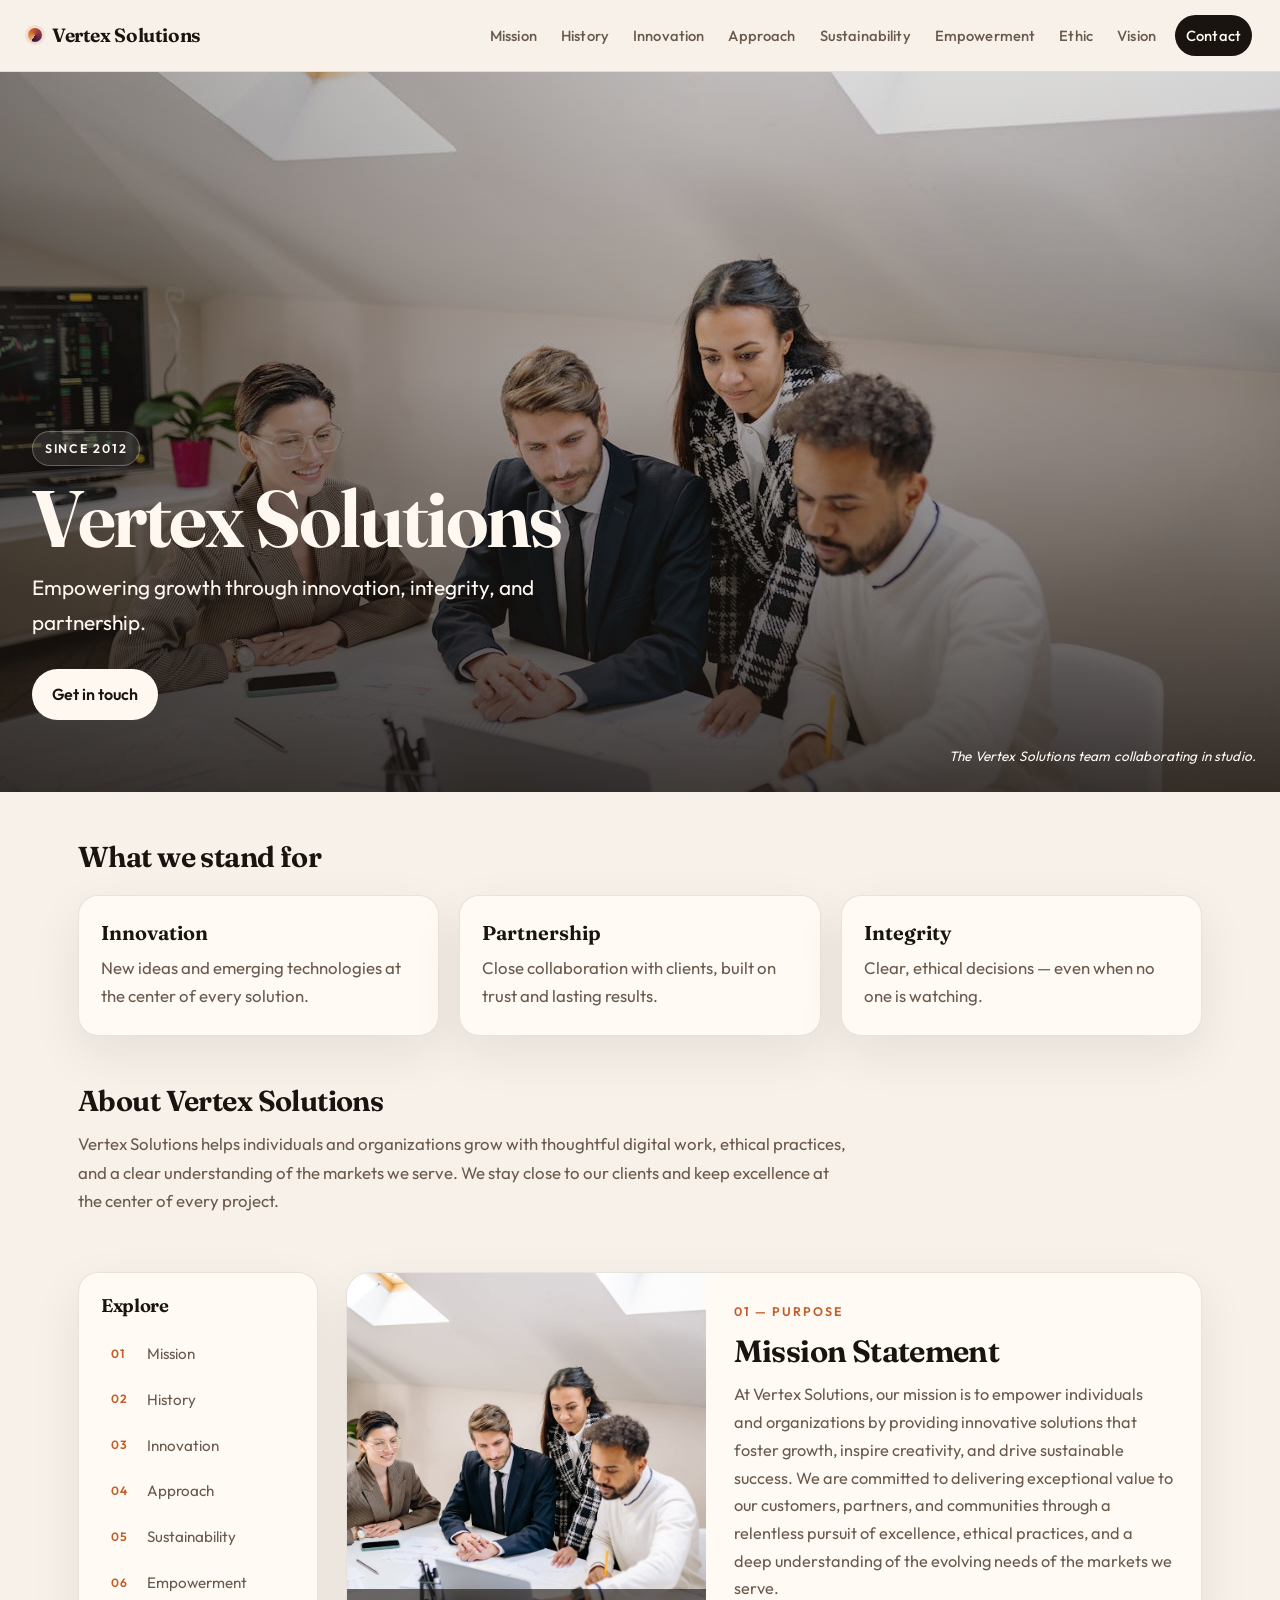
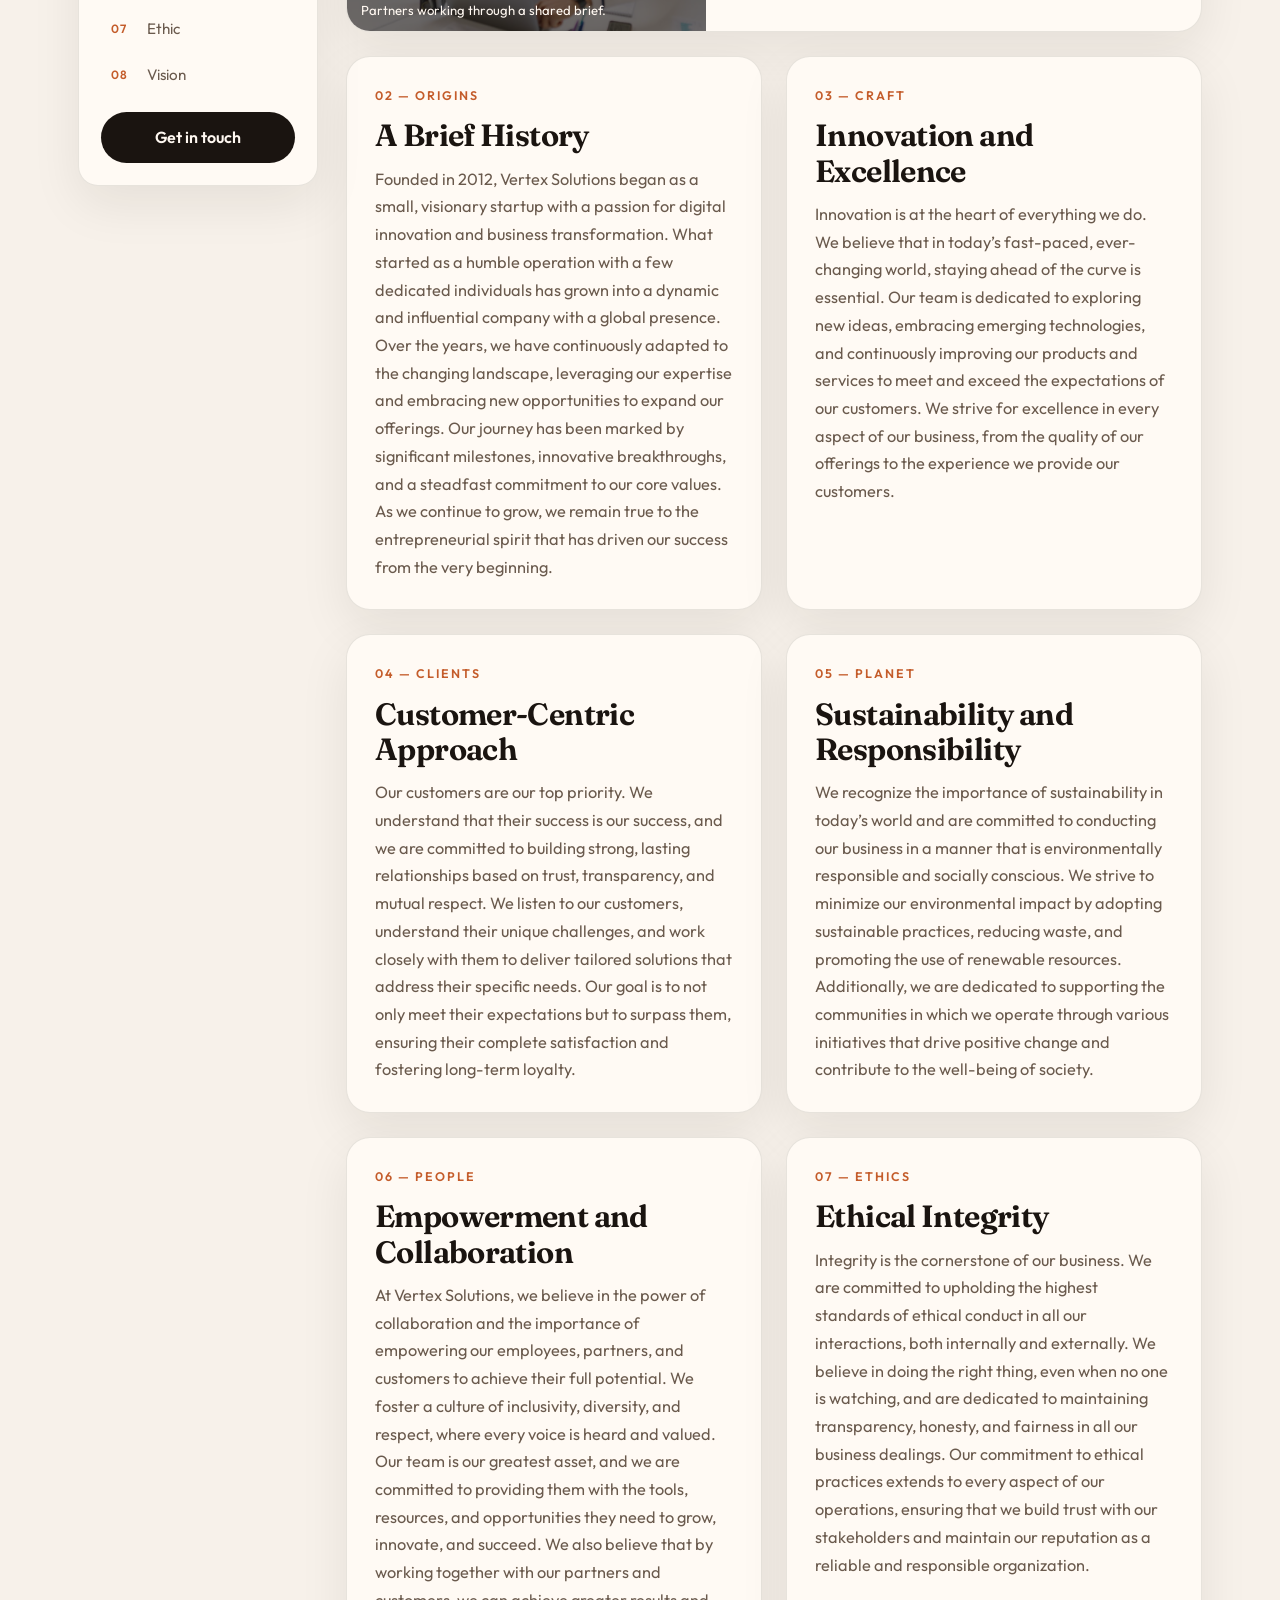
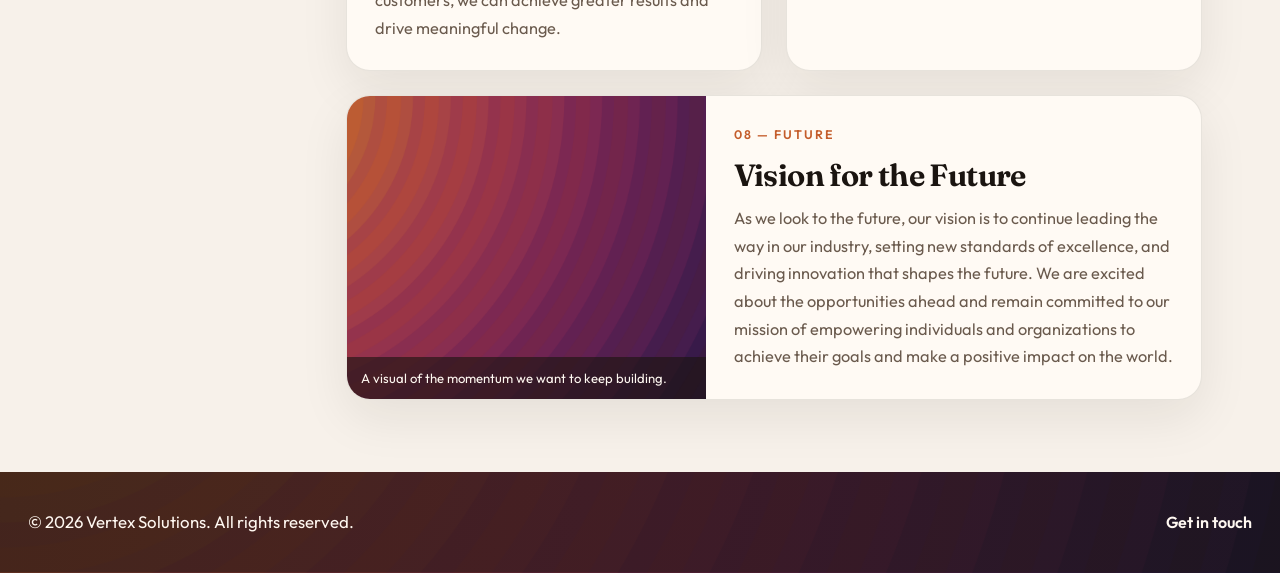
<file: index.html>
<!DOCTYPE html>
<html lang="en">
<head>
    <meta charset="utf-8">
    <meta name="viewport" content="width=device-width, initial-scale=1.0">
    <meta name="description" content="Vertex Solutions — innovative solutions that foster growth, inspire creativity, and drive sustainable success.">
    <title>Vertex Solutions | Business Landing Page</title>
    <link rel="preconnect" href="https://fonts.googleapis.com">
    <link rel="preconnect" href="https://fonts.gstatic.com" crossorigin>
    <link href="https://fonts.googleapis.com/css2?family=Fraunces:opsz,wght@9..144,500;9..144,650&family=Outfit:wght@400;500;600&display=swap" rel="stylesheet">
    <link rel="stylesheet" href="./css/global.css">
    <link rel="stylesheet" href="./css/home.css">
</head>
<body>
    <header>
        <nav class="navbar" id="site-nav">
            <a class="logo" href="#home">Vertex Solutions</a>
            <button type="button" class="menu-button" aria-controls="navbar-list" aria-expanded="false">
                <span class="menu-bar menu-bar-top"></span>
                <span class="menu-bar menu-bar-mid"></span>
                <span class="menu-bar menu-bar-bottom"></span>
                <span class="visually-hidden">Menu</span>
            </button>
            <ul class="navbar-list" id="navbar-list">
                <li><a href="#mission">Mission</a></li>
                <li><a href="#history">History</a></li>
                <li><a href="#innovation">Innovation</a></li>
                <li><a href="#approach">Approach</a></li>
                <li><a href="#sustainability">Sustainability</a></li>
                <li><a href="#empowerment">Empowerment</a></li>
                <li><a href="#ethic">Ethic</a></li>
                <li><a href="#vision">Vision</a></li>
                <li><a class="nav-cta" href="./pages/contact.html">Contact</a></li>
            </ul>
        </nav>

        <section class="hero" id="home">
            <figure class="hero-media">
                <img
                    class="hero-image"
                    src="./images/jpg/people-working.jpg"
                    alt="Team collaborating around a laptop in a bright workspace"
                >
                <figcaption class="hero-caption">The Vertex Solutions team collaborating in studio.</figcaption>
            </figure>
            <div class="hero-content">
                <p class="eyebrow">Since <time datetime="2012">2012</time></p>
                <h1>Vertex Solutions</h1>
                <p class="hero-lead">Empowering growth through innovation, integrity, and partnership.</p>
                <a class="button" href="./pages/contact.html">Get in touch</a>
            </div>
        </section>
    </header>

    <main>
        <section class="values">
            <h2 class="values-title">What we stand for</h2>
            <div class="values-list">
                <article class="values-card">
                    <h3>Innovation</h3>
                    <p>New ideas and emerging technologies at the center of every solution.</p>
                </article>
                <article class="values-card">
                    <h3>Partnership</h3>
                    <p>Close collaboration with clients, built on trust and lasting results.</p>
                </article>
                <article class="values-card">
                    <h3>Integrity</h3>
                    <p>Clear, ethical decisions — even when no one is watching.</p>
                </article>
            </div>
        </section>

        <section class="about">
            <h2>About Vertex Solutions</h2>
            <p>
                Vertex Solutions helps individuals and organizations grow with thoughtful digital work,
                ethical practices, and a clear understanding of the markets we serve. We stay close to
                our clients and keep excellence at the center of every project.
            </p>
        </section>

        <div class="page-layout">
            <aside class="toc">
                <h2>Explore</h2>
                <nav>
                    <ul class="toc-nav">
                        <li><a href="#mission"><span class="toc-index">01</span> Mission</a></li>
                        <li><a href="#history"><span class="toc-index">02</span> History</a></li>
                        <li><a href="#innovation"><span class="toc-index">03</span> Innovation</a></li>
                        <li><a href="#approach"><span class="toc-index">04</span> Approach</a></li>
                        <li><a href="#sustainability"><span class="toc-index">05</span> Sustainability</a></li>
                        <li><a href="#empowerment"><span class="toc-index">06</span> Empowerment</a></li>
                        <li><a href="#ethic"><span class="toc-index">07</span> Ethic</a></li>
                        <li><a href="#vision"><span class="toc-index">08</span> Vision</a></li>
                    </ul>
                </nav>
                <a class="button button-solid" href="./pages/contact.html">Get in touch</a>
            </aside>

            <div class="stories">
                <section class="card card-feature" id="mission">
                    <figure class="card-media">
                        <img src="./images/jpg/people-working.jpg" alt="Team reviewing work together around a laptop">
                        <figcaption class="card-caption">Partners working through a shared brief.</figcaption>
                    </figure>
                    <div class="card-body">
                        <p class="section-label">01 — Purpose</p>
                        <h2>Mission Statement</h2>
                        <p>
                            At Vertex Solutions, our mission is to empower individuals and organizations by providing
                            innovative solutions that foster growth, inspire creativity, and drive sustainable success.
                            We are committed to delivering exceptional value to our customers, partners, and communities
                            through a relentless pursuit of excellence, ethical practices, and a deep understanding of
                            the evolving needs of the markets we serve.
                        </p>
                    </div>
                </section>

                <div class="card-grid">
                    <section class="card" id="history">
                        <div class="card-body">
                            <p class="section-label">02 — Origins</p>
                            <h2>A Brief History</h2>
                            <p>
                                Founded in <time datetime="2012">2012</time>, Vertex Solutions began as a small, visionary
                                startup with a passion for digital innovation and business transformation. What started as a
                                humble operation with a few dedicated individuals has grown into a dynamic and influential
                                company with a global presence. Over the years, we have continuously adapted to the changing
                                landscape, leveraging our expertise and embracing new opportunities to expand our offerings.
                                Our journey has been marked by significant milestones, innovative breakthroughs, and a
                                steadfast commitment to our core values. As we continue to grow, we remain true to the
                                entrepreneurial spirit that has driven our success from the very beginning.
                            </p>
                        </div>
                    </section>

                    <section class="card" id="innovation">
                        <div class="card-body">
                            <p class="section-label">03 — Craft</p>
                            <h2>Innovation and Excellence</h2>
                            <p>
                                Innovation is at the heart of everything we do. We believe that in today’s fast-paced,
                                ever-changing world, staying ahead of the curve is essential. Our team is dedicated to
                                exploring new ideas, embracing emerging technologies, and continuously improving our
                                products and services to meet and exceed the expectations of our customers. We strive for
                                excellence in every aspect of our business, from the quality of our offerings to the
                                experience we provide our customers.
                            </p>
                        </div>
                    </section>

                    <section class="card" id="approach">
                        <div class="card-body">
                            <p class="section-label">04 — Clients</p>
                            <h2>Customer-Centric Approach</h2>
                            <p>
                                Our customers are our top priority. We understand that their success is our success, and we
                                are committed to building strong, lasting relationships based on trust, transparency, and
                                mutual respect. We listen to our customers, understand their unique challenges, and work
                                closely with them to deliver tailored solutions that address their specific needs. Our goal
                                is to not only meet their expectations but to surpass them, ensuring their complete
                                satisfaction and fostering long-term loyalty.
                            </p>
                        </div>
                    </section>

                    <section class="card" id="sustainability">
                        <div class="card-body">
                            <p class="section-label">05 — Planet</p>
                            <h2>Sustainability and Responsibility</h2>
                            <p>
                                We recognize the importance of sustainability in today’s world and are committed to
                                conducting our business in a manner that is environmentally responsible and socially
                                conscious. We strive to minimize our environmental impact by adopting sustainable practices,
                                reducing waste, and promoting the use of renewable resources. Additionally, we are dedicated
                                to supporting the communities in which we operate through various initiatives that drive
                                positive change and contribute to the well-being of society.
                            </p>
                        </div>
                    </section>

                    <section class="card" id="empowerment">
                        <div class="card-body">
                            <p class="section-label">06 — People</p>
                            <h2>Empowerment and Collaboration</h2>
                            <p>
                                At Vertex Solutions, we believe in the power of collaboration and the importance of
                                empowering our employees, partners, and customers to achieve their full potential. We foster
                                a culture of inclusivity, diversity, and respect, where every voice is heard and valued. Our
                                team is our greatest asset, and we are committed to providing them with the tools, resources,
                                and opportunities they need to grow, innovate, and succeed. We also believe that by working
                                together with our partners and customers, we can achieve greater results and drive meaningful
                                change.
                            </p>
                        </div>
                    </section>

                    <section class="card" id="ethic">
                        <div class="card-body">
                            <p class="section-label">07 — Ethics</p>
                            <h2>Ethical Integrity</h2>
                            <p>
                                Integrity is the cornerstone of our business. We are committed to upholding the highest
                                standards of ethical conduct in all our interactions, both internally and externally. We
                                believe in doing the right thing, even when no one is watching, and are dedicated to
                                maintaining transparency, honesty, and fairness in all our business dealings. Our commitment
                                to ethical practices extends to every aspect of our operations, ensuring that we build trust
                                with our stakeholders and maintain our reputation as a reliable and responsible organization.
                            </p>
                        </div>
                    </section>
                </div>

                <section class="card card-vision" id="vision">
                    <figure class="card-media">
                        <img src="./images/png/rainbow-vortex.png" alt="Abstract rainbow vortex fading from gold into deep purple">
                        <figcaption class="card-caption">A visual of the momentum we want to keep building.</figcaption>
                    </figure>
                    <div class="card-body">
                        <p class="section-label">08 — Future</p>
                        <h2>Vision for the Future</h2>
                        <p>
                            As we look to the future, our vision is to continue leading the way in our industry, setting
                            new standards of excellence, and driving innovation that shapes the future. We are excited
                            about the opportunities ahead and remain committed to our mission of empowering individuals
                            and organizations to achieve their goals and make a positive impact on the world.
                        </p>
                    </div>
                </section>
            </div>
        </div>
    </main>

    <footer class="footer">
        <p>&copy; 2026 Vertex Solutions. All rights reserved.</p>
        <a href="./pages/contact.html">Get in touch</a>
    </footer>
    <script src="./js/menu.js"></script>
</body>
</html>
</file>
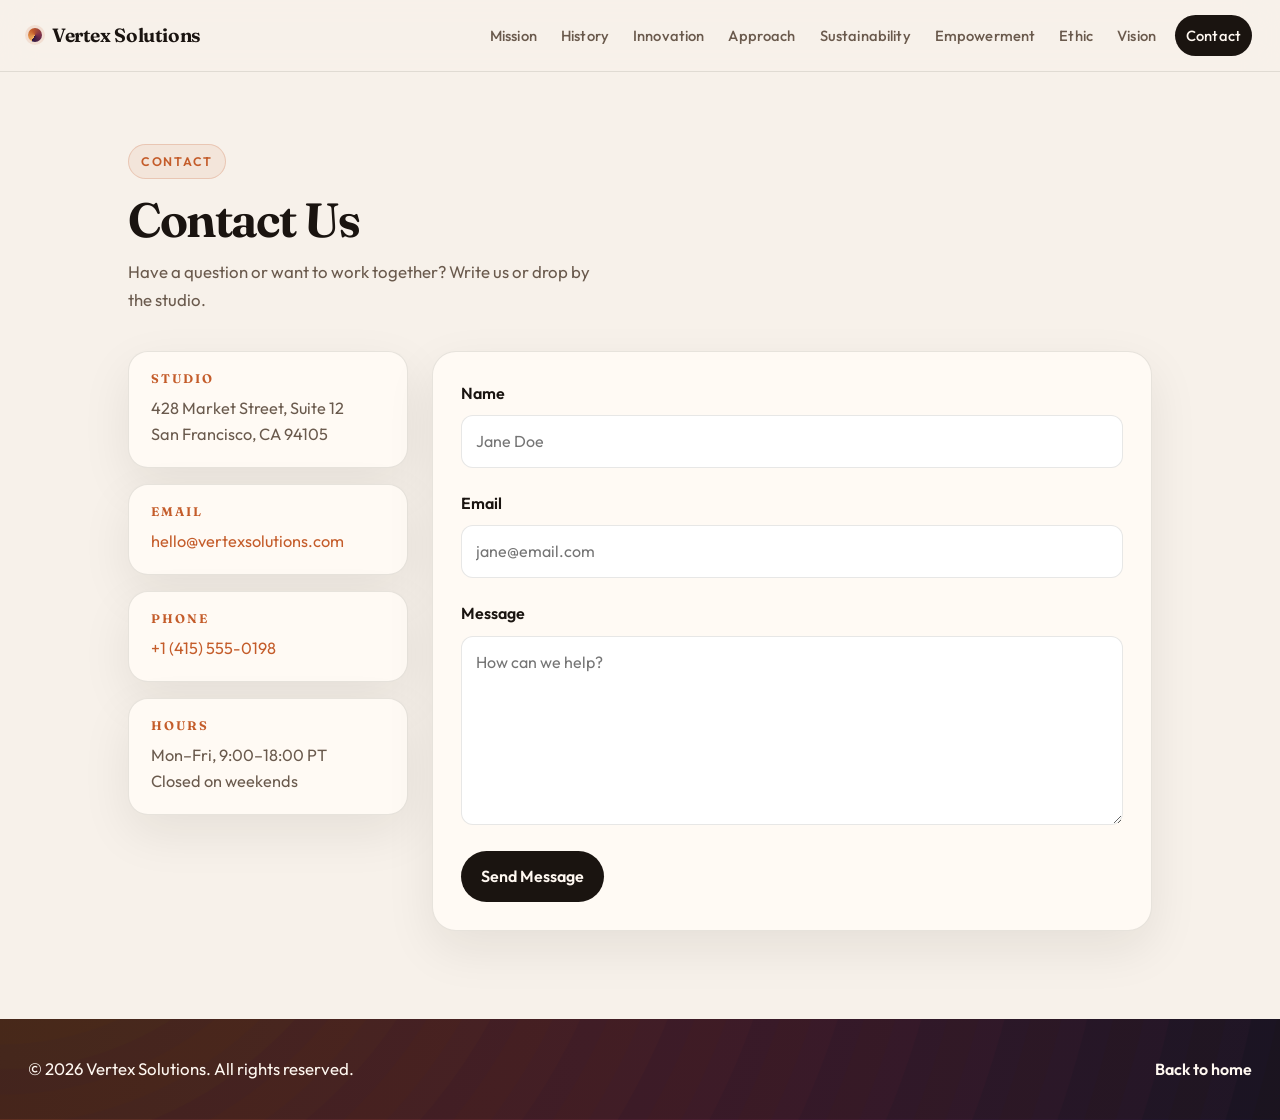
<file: pages/contact.html>
<!DOCTYPE html>
<html lang="en">
<head>
    <meta charset="utf-8">
    <meta name="viewport" content="width=device-width, initial-scale=1.0">
    <meta name="description" content="Contact Vertex Solutions">
    <title>Contact | Vertex Solutions</title>
    <link rel="preconnect" href="https://fonts.googleapis.com">
    <link rel="preconnect" href="https://fonts.gstatic.com" crossorigin>
    <link href="https://fonts.googleapis.com/css2?family=Fraunces:opsz,wght@9..144,500;9..144,650&family=Outfit:wght@400;500;600&display=swap" rel="stylesheet">
    <link rel="stylesheet" href="../css/global.css">
    <link rel="stylesheet" href="../css/contact.css">
</head>
<body>
    <header>
        <nav class="navbar" id="site-nav">
            <a class="logo" href="../index.html">Vertex Solutions</a>
            <button type="button" class="menu-button" aria-controls="navbar-list" aria-expanded="false">
                <span class="menu-bar menu-bar-top"></span>
                <span class="menu-bar menu-bar-mid"></span>
                <span class="menu-bar menu-bar-bottom"></span>
                <span class="visually-hidden">Menu</span>
            </button>
            <ul class="navbar-list" id="navbar-list">
                <li><a href="../index.html#mission">Mission</a></li>
                <li><a href="../index.html#history">History</a></li>
                <li><a href="../index.html#innovation">Innovation</a></li>
                <li><a href="../index.html#approach">Approach</a></li>
                <li><a href="../index.html#sustainability">Sustainability</a></li>
                <li><a href="../index.html#empowerment">Empowerment</a></li>
                <li><a href="../index.html#ethic">Ethic</a></li>
                <li><a href="../index.html#vision">Vision</a></li>
                <li><a class="nav-cta" href="./contact.html">Contact</a></li>
            </ul>
        </nav>
    </header>

    <main class="contact-page">
        <p class="eyebrow eyebrow-on-light">Contact</p>
        <h1>Contact Us</h1>
        <p class="contact-intro">Have a question or want to work together? Write us or drop by the studio.</p>

        <div class="contact-layout">
            <aside class="contact-details">
                <article class="contact-card">
                    <h2>Studio</h2>
                    <address>
                        428 Market Street, Suite 12<br>
                        San Francisco, CA 94105
                    </address>
                </article>
                <article class="contact-card">
                    <h2>Email</h2>
                    <p><a href="mailto:hello@vertexsolutions.com">hello@vertexsolutions.com</a></p>
                </article>
                <article class="contact-card">
                    <h2>Phone</h2>
                    <p><a href="tel:+14155550198">+1 (415) 555-0198</a></p>
                </article>
                <article class="contact-card">
                    <h2>Hours</h2>
                    <p>
                        Mon–Fri,
                        <time datetime="09:00">9:00</time>–<time datetime="18:00">18:00</time> PT<br>
                        Closed on weekends
                    </p>
                </article>
            </aside>

            <form class="contact-form" action="#" method="get">
                <label for="name">Name</label>
                <input id="name" name="name" type="text" placeholder="Jane Doe" required maxlength="80">

                <label for="email">Email</label>
                <input id="email" name="email" type="email" placeholder="jane@email.com" required>

                <label for="message">Message</label>
                <textarea id="message" name="message" rows="6" placeholder="How can we help?" required minlength="10"></textarea>

                <button class="button button-solid" type="submit">Send Message</button>
            </form>
        </div>
    </main>

    <footer class="footer">
        <p>&copy; 2026 Vertex Solutions. All rights reserved.</p>
        <a href="../index.html">Back to home</a>
    </footer>
    <script src="../js/menu.js"></script>
</body>
</html>
</file>
<file: css/global.css>
:root {
    --bg: #f7f1ea;
    --bg-warm: #efe4d6;
    --ink: #1a1410;
    --text: #2b221c;
    --muted: #6a5a4d;
    --accent: #c45c2a;
    --accent-deep: #7a2e4a;
    --surface: #fffaf4;
    --line: rgba(26, 20, 16, 0.1);
    --shadow: 0 18px 50px rgba(26, 20, 16, 0.08);
    --navbar-height: 4.5rem;
    --anchor-gap: 1.5rem;
    --header-offset: calc(var(--navbar-height) + var(--anchor-gap));
    --font-display: "Fraunces", "Times New Roman", serif;
    --font-body: "Outfit", "Trebuchet MS", sans-serif;
}

*,
*::before,
*::after {
    box-sizing: border-box;
}

html {
    scroll-behavior: smooth;
    scroll-padding-top: var(--header-offset);
}

body {
    margin: 0;
    padding-top: var(--navbar-height);
    background-color: #f7f1ea;
    color: #2b221c;
    font-family: var(--font-body);
    line-height: 1.7;
}

img {
    max-width: 100%;
    display: block;
}

a {
    color: #c45c2a;
    text-decoration: none;
}

a:hover {
    color: #7a2e4a;
}

h1 {
    margin: 0 0 14px;
    color: #1a1410;
    font-family: var(--font-display);
    font-size: 3rem;
    font-weight: 650;
    line-height: 1.05;
    letter-spacing: -0.03em;
}

h2 {
    margin: 0 0 12px;
    color: #1a1410;
    font-family: var(--font-display);
    font-size: 1.8rem;
    font-weight: 650;
    line-height: 1.2;
    letter-spacing: -0.02em;
}

h3 {
    margin: 0 0 8px;
    color: #1a1410;
    font-family: var(--font-display);
    font-size: 1.25rem;
    font-weight: 650;
    line-height: 1.3;
}

p {
    margin: 0 0 16px;
    color: #6a5a4d;
    font-size: 1.05rem;
    line-height: 1.7;
}

.navbar {
    position: fixed;
    top: 0;
    left: 0;
    right: 0;
    z-index: 20;
    display: flex;
    align-items: center;
    justify-content: space-between;
    gap: 20px;
    height: var(--navbar-height);
    padding: 0 28px;
    background-color: rgba(247, 241, 234, 0.88);
    backdrop-filter: blur(16px);
    border-bottom: 1px solid var(--line);
}

.logo {
    display: inline-flex;
    align-items: center;
    gap: 10px;
    flex-shrink: 0;
    color: #1a1410;
    font-family: var(--font-display);
    font-size: 1.2rem;
    font-weight: 650;
    letter-spacing: -0.02em;
}

.logo::before {
    content: "";
    width: 14px;
    height: 14px;
    border-radius: 50%;
    background: conic-gradient(from 210deg, #f2b05e, #c45c2a, #7a2e4a, #2b1740);
    box-shadow: 0 0 0 3px rgba(196, 92, 42, 0.12);
}

.logo:hover {
    color: #c45c2a;
}

.navbar-list {
    display: flex;
    align-items: center;
    gap: 2px;
    min-width: 0;
    margin: 0;
    padding: 0;
    overflow-x: auto;
    list-style: none;
    scrollbar-width: none;
}

.navbar-list::-webkit-scrollbar {
    display: none;
}

.navbar-list a {
    display: block;
    flex-shrink: 0;
    padding: 8px 11px;
    border-radius: 999px;
    color: #6a5a4d;
    font-size: 0.92rem;
    font-weight: 500;
    letter-spacing: 0.01em;
    text-decoration: none;
}

.navbar-list a:hover {
    background-color: rgba(26, 20, 16, 0.05);
    color: #1a1410;
}

.navbar-list .nav-cta {
    margin-left: 6px;
    background-color: #1a1410;
    color: #fff8f1;
}

.navbar-list .nav-cta:hover {
    background-color: #c45c2a;
    color: #fff8f1;
}

.menu-button {
    display: none;
    position: relative;
    z-index: 22;
    width: 44px;
    height: 44px;
    margin-left: auto;
    padding: 0;
    border: 1px solid var(--line);
    border-radius: 12px;
    background-color: #fffaf4;
    cursor: pointer;
}

.menu-bar {
    position: absolute;
    left: 12px;
    right: 12px;
    height: 2px;
    border-radius: 999px;
    background-color: #1a1410;
}

.menu-bar-top {
    top: 14px;
}

.menu-bar-mid {
    top: 21px;
}

.menu-bar-bottom {
    top: 28px;
}

.navbar.is-open .menu-bar-top {
    top: 21px;
    transform: rotate(45deg);
}

.navbar.is-open .menu-bar-mid {
    opacity: 0;
}

.navbar.is-open .menu-bar-bottom {
    top: 21px;
    transform: rotate(-45deg);
}

.visually-hidden {
    position: absolute;
    width: 1px;
    height: 1px;
    padding: 0;
    margin: -1px;
    overflow: hidden;
    clip: rect(0, 0, 0, 0);
    white-space: nowrap;
    border: 0;
}

.button {
    display: inline-flex;
    align-items: center;
    justify-content: center;
    padding: 12px 20px;
    border: 0;
    border-radius: 999px;
    background-color: #fff8f1;
    color: #1a1410;
    font: inherit;
    font-weight: 600;
    cursor: pointer;
}

.button:hover {
    background-color: #f3d2b0;
    color: #1a1410;
}

.button-solid {
    background-color: #1a1410;
    color: #fff8f1;
}

.button-solid:hover {
    background-color: #c45c2a;
    color: #fff8f1;
}

.eyebrow {
    display: inline-block;
    margin-bottom: 14px;
    padding: 6px 12px;
    border: 1px solid rgba(255, 248, 241, 0.28);
    border-radius: 999px;
    background-color: rgba(255, 248, 241, 0.1);
    color: #fff8f1;
    font-size: 0.78rem;
    font-weight: 600;
    letter-spacing: 0.14em;
    text-transform: uppercase;
}

.eyebrow-on-light {
    margin-bottom: 16px;
    border-color: rgba(196, 92, 42, 0.22);
    background-color: rgba(196, 92, 42, 0.08);
    color: #c45c2a;
}

.footer {
    display: flex;
    flex-wrap: wrap;
    align-items: center;
    justify-content: space-between;
    gap: 16px;
    padding: 36px 28px;
    color: #fff8f1;
    background-color: #1a1410;
    background-image:
        linear-gradient(90deg, rgba(26, 20, 16, 0.72), rgba(26, 20, 16, 0.58)),
        url("../images/png/rainbow-vortex.png");
    background-position: center;
    background-size: cover;
    background-repeat: no-repeat;
}

.footer p {
    margin: 0;
    color: #fff8f1;
}

.footer a {
    color: #fff8f1;
    font-weight: 600;
}

.footer a:hover {
    color: #f3d2b0;
}

@media (max-width: 1024px) {
    .navbar {
        padding: 0 18px;
    }

    .menu-button {
        display: inline-block;
    }

    .navbar-list {
        position: absolute;
        top: var(--navbar-height);
        left: 0;
        right: 0;
        display: none;
        flex-direction: column;
        align-items: stretch;
        gap: 6px;
        max-height: calc(100vh - var(--navbar-height));
        padding: 16px;
        overflow-x: hidden;
        overflow-y: auto;
        background-color: #f7f1ea;
        border-bottom: 1px solid var(--line);
        box-shadow: var(--shadow);
    }

    .navbar.is-open .navbar-list {
        display: flex;
    }

    .navbar-list a {
        padding: 12px 14px;
        border-radius: 12px;
        font-size: 1.05rem;
    }

    .navbar-list .nav-cta {
        margin-top: 6px;
        margin-left: 0;
        text-align: center;
    }

    body.menu-open {
        overflow: hidden;
    }

    body.menu-open::before {
        content: "";
        position: fixed;
        inset: var(--navbar-height) 0 0 0;
        z-index: 19;
        background-color: rgba(26, 20, 16, 0.38);
    }
}
</file>
<file: css/home.css>
.hero,
.card {
    scroll-margin-top: var(--header-offset);
}

.hero {
    position: relative;
    display: grid;
    min-height: calc(88vh - var(--navbar-height));
    place-items: end start;
    overflow: hidden;
    color: #fff8f1;
}

.hero-media {
    position: absolute;
    inset: 0;
    z-index: 0;
    margin: 0;
}

.hero-image {
    width: 100%;
    height: 100%;
    object-fit: cover;
    object-position: center 28%;
}

.hero-media::after {
    content: "";
    position: absolute;
    inset: 0;
    background-image:
        linear-gradient(180deg, rgba(26, 20, 16, 0.15) 0%, rgba(26, 20, 16, 0.28) 42%, rgba(26, 20, 16, 0.82) 100%),
        linear-gradient(90deg, rgba(26, 20, 16, 0.35), transparent 55%);
}

.hero-caption {
    position: absolute;
    right: 24px;
    bottom: 24px;
    z-index: 2;
    color: #fff8f1;
    font-size: 0.85rem;
    font-style: italic;
    letter-spacing: 0.01em;
}

.hero-content {
    position: relative;
    z-index: 1;
    max-width: 680px;
    padding: 56px 32px 72px;
}

.hero-content h1 {
    color: #fff8f1;
    font-size: clamp(2.8rem, 7vw, 5rem);
    line-height: 0.95;
}

.hero-lead {
    margin: 0 0 28px;
    max-width: 38ch;
    color: #fff8f1;
    font-size: clamp(1.05rem, 2vw, 1.3rem);
}

.values {
    max-width: 1180px;
    margin: 0 auto;
    padding: 48px 28px 8px;
}

.values-title {
    margin-bottom: 20px;
}

.values-list {
    display: flex;
    flex-wrap: wrap;
    align-items: stretch;
    justify-content: space-between;
    gap: 20px;
}

.values-card {
    display: flex;
    flex: 1 1 260px;
    flex-direction: column;
    justify-content: flex-start;
    padding: 24px 22px;
    border: 1px solid var(--line);
    border-radius: 20px;
    background-color: #fffaf4;
    box-shadow: var(--shadow);
}

.values-card p {
    margin: 0;
}

.about {
    max-width: 1180px;
    margin: 0 auto;
    padding: 40px 28px 8px;
}

.about p {
    max-width: 70ch;
}

.page-layout {
    display: grid;
    grid-template-columns: 240px minmax(0, 1fr);
    grid-template-areas: "sidebar content";
    gap: 28px;
    align-items: start;
    max-width: 1180px;
    margin: 0 auto;
    padding: 32px 28px 72px;
}

.toc {
    display: flex;
    flex-direction: column;
    grid-area: sidebar;
    gap: 16px;
    position: sticky;
    top: var(--header-offset);
    padding: 22px;
    border: 1px solid var(--line);
    border-radius: 20px;
    background-color: #fffaf4;
    box-shadow: var(--shadow);
}

.toc h2 {
    margin: 0;
    font-size: 1.15rem;
}

.toc-nav {
    display: flex;
    flex-direction: column;
    gap: 4px;
    margin: 0;
    padding: 0;
    overflow: visible;
    list-style: none;
}

.toc-nav a {
    display: flex;
    align-items: center;
    gap: 10px;
    padding: 8px 10px;
    border-radius: 10px;
    color: #6a5a4d;
    font-size: 0.95rem;
}

.toc-index {
    width: 1.6rem;
    color: #c45c2a;
    font-size: 0.75rem;
    font-weight: 600;
    letter-spacing: 0.06em;
}

.toc-nav a:hover {
    background-color: rgba(26, 20, 16, 0.05);
    color: #1a1410;
}

.stories {
    display: grid;
    grid-area: content;
    gap: 24px;
}

.card-grid {
    display: grid;
    grid-template-columns: 1fr 1fr;
    gap: 24px;
}

.card {
    display: flex;
    flex-direction: column;
    min-width: 0;
    overflow: hidden;
    border: 1px solid var(--line);
    border-radius: 24px;
    background-color: #fffaf4;
    box-shadow: var(--shadow);
}

.card-feature,
.card-vision {
    display: flex;
    flex-direction: row;
    align-items: stretch;
}

.card-media {
    position: relative;
    flex: 0 0 42%;
    min-height: 240px;
    margin: 0;
}

.card-media img {
    position: absolute;
    inset: 0;
    width: 100%;
    height: 100%;
    object-fit: cover;
}

.card-caption {
    position: absolute;
    right: 0;
    bottom: 0;
    left: 0;
    z-index: 1;
    padding: 10px 14px;
    background-color: rgba(26, 20, 16, 0.62);
    color: #fff8f1;
    font-size: 0.82rem;
}

.card-body {
    display: flex;
    flex: 1;
    flex-direction: column;
    justify-content: flex-start;
    gap: 12px;
    padding: 28px;
}

.card-body h2,
.card-body p {
    margin: 0;
}

.card-body .section-label {
    margin: 0;
    color: #c45c2a;
    font-size: 0.78rem;
    font-weight: 600;
    letter-spacing: 0.16em;
    text-transform: uppercase;
}

.card-body h2 {
    font-size: clamp(1.5rem, 2.4vw, 2.1rem);
    line-height: 1.15;
}

.card-body p {
    color: #6a5a4d;
    font-size: 1.02rem;
}

@media (max-width: 960px) {
    .page-layout {
        grid-template-columns: 1fr;
        grid-template-areas:
            "sidebar"
            "content";
        padding: 28px 20px 56px;
    }

    .toc {
        position: static;
    }

    .toc-nav {
        display: grid;
        grid-template-columns: 1fr 1fr;
    }

    .card-feature,
    .card-vision {
        flex-direction: column;
    }

    .card-media {
        flex-basis: auto;
        min-height: 220px;
    }
}

@media (max-width: 768px) {
    .hero {
        min-height: calc(72vh - var(--navbar-height));
    }

    .hero-content,
    .values,
    .about,
    .page-layout {
        padding-left: 20px;
        padding-right: 20px;
    }

    .hero-caption {
        right: 16px;
        bottom: 16px;
        left: 16px;
        font-size: 0.78rem;
    }

    .card-grid {
        grid-template-columns: 1fr;
    }

    .toc-nav {
        grid-template-columns: 1fr;
    }
}
</file>
<file: css/contact.css>
.contact-page {
    max-width: 1080px;
    margin: 0 auto;
    padding: 72px 28px 88px;
}

.contact-page h1 {
    margin: 0 0 12px;
}

.contact-intro {
    margin: 0 0 36px;
    max-width: 42ch;
}

.contact-layout {
    display: grid;
    grid-template-columns: minmax(220px, 280px) minmax(0, 1fr);
    grid-template-areas: "details form";
    gap: 24px;
    align-items: start;
}

.contact-details {
    display: grid;
    grid-area: details;
    gap: 16px;
}

.contact-card {
    padding: 20px 22px;
    border: 1px solid var(--line);
    border-radius: 20px;
    background-color: #fffaf4;
    box-shadow: var(--shadow);
}

.contact-card h2 {
    margin: 0 0 8px;
    color: #c45c2a;
    font-size: 0.78rem;
    letter-spacing: 0.16em;
    text-transform: uppercase;
}

.contact-card p,
.contact-card address {
    margin: 0;
    color: #6a5a4d;
    font-style: normal;
    font-size: 1.02rem;
    line-height: 1.6;
}

.contact-form {
    display: grid;
    grid-area: form;
    gap: 8px;
    padding: 28px;
    border: 1px solid var(--line);
    border-radius: 24px;
    background-color: #fffaf4;
    box-shadow: var(--shadow);
}

.contact-form label {
    color: #1a1410;
    font-weight: 600;
}

.contact-form input,
.contact-form textarea {
    width: 100%;
    margin-bottom: 14px;
    padding: 12px 14px;
    border: 1px solid var(--line);
    border-radius: 12px;
    background-color: #fff;
    color: #2b221c;
    font: inherit;
}

.contact-form input:focus,
.contact-form textarea:focus {
    outline: 2px solid rgba(196, 92, 42, 0.35);
    outline-offset: 2px;
    border-color: #c45c2a;
}

.contact-form button {
    justify-self: start;
    margin-top: 4px;
}

@media (max-width: 768px) {
    .contact-page {
        padding: 48px 20px 72px;
    }

    .contact-layout {
        grid-template-columns: 1fr;
        grid-template-areas:
            "details"
            "form";
    }

    .contact-form {
        padding: 20px;
    }
}
</file>
